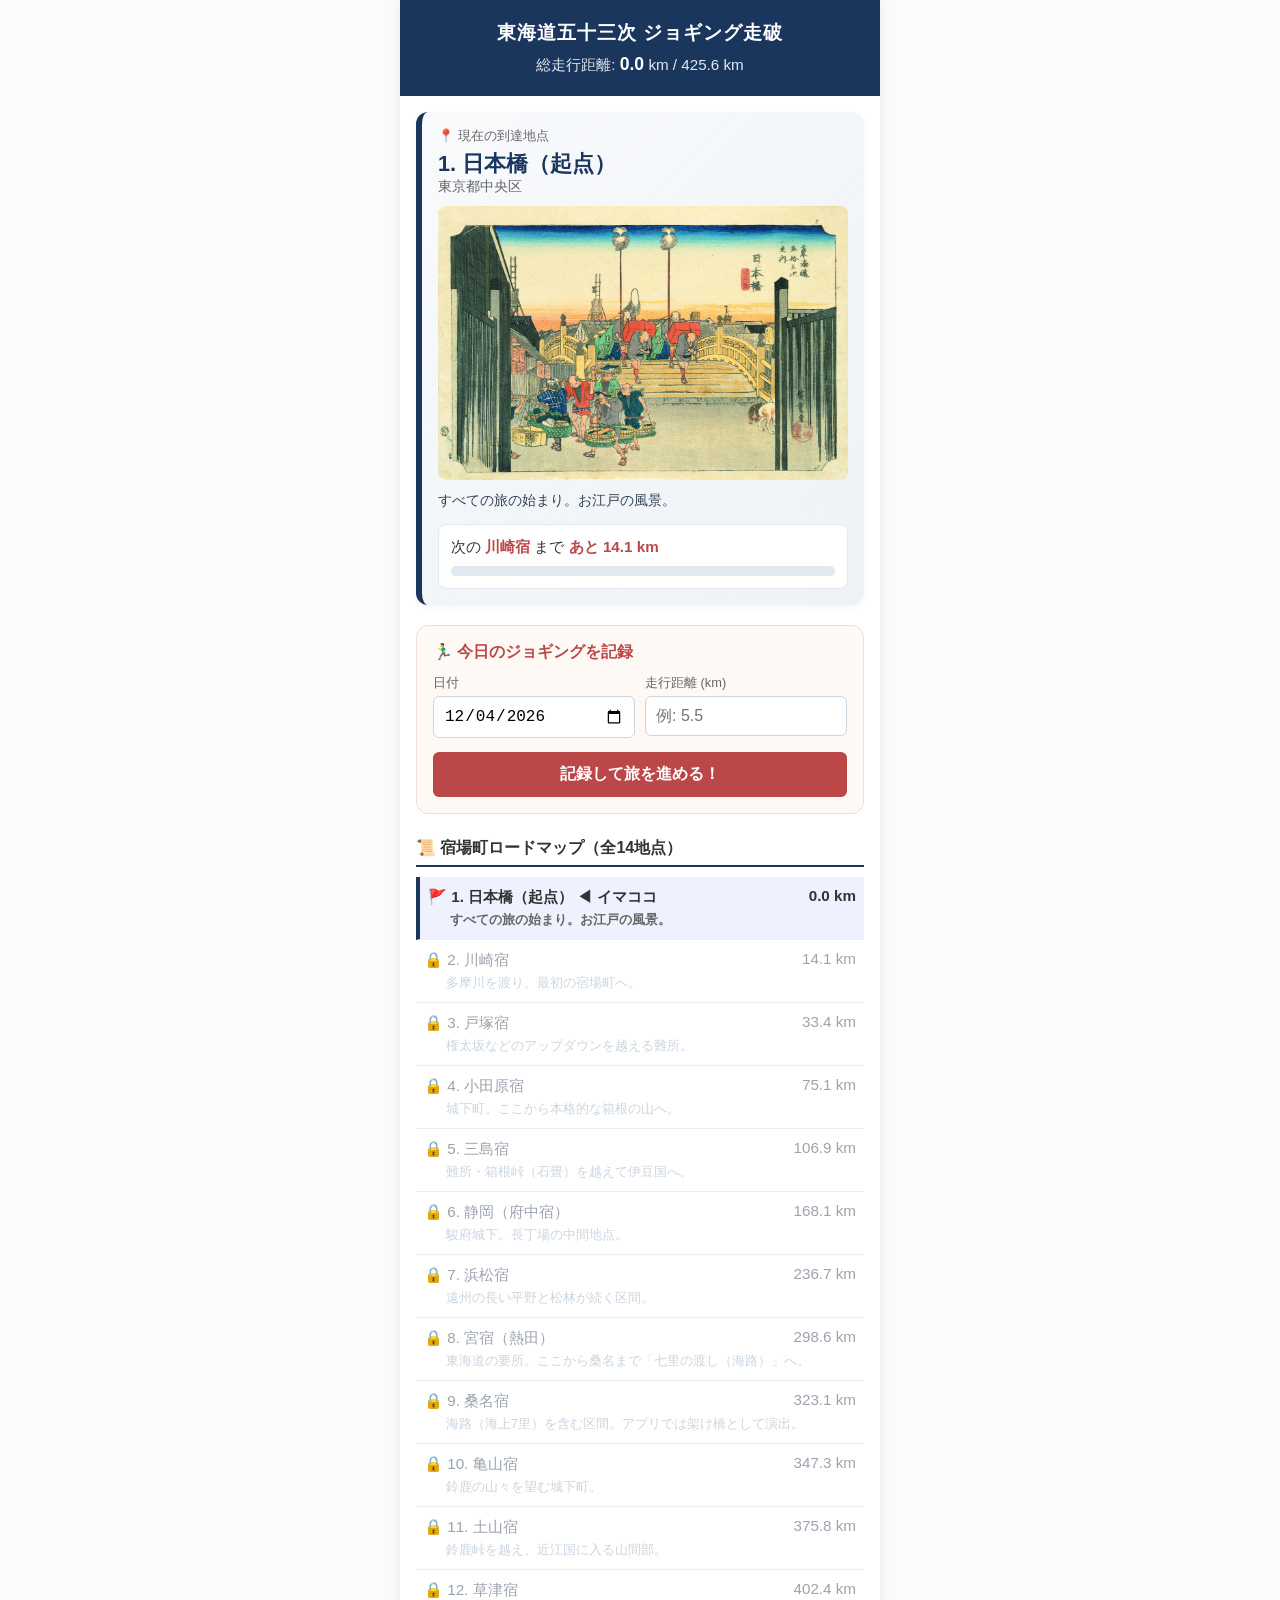
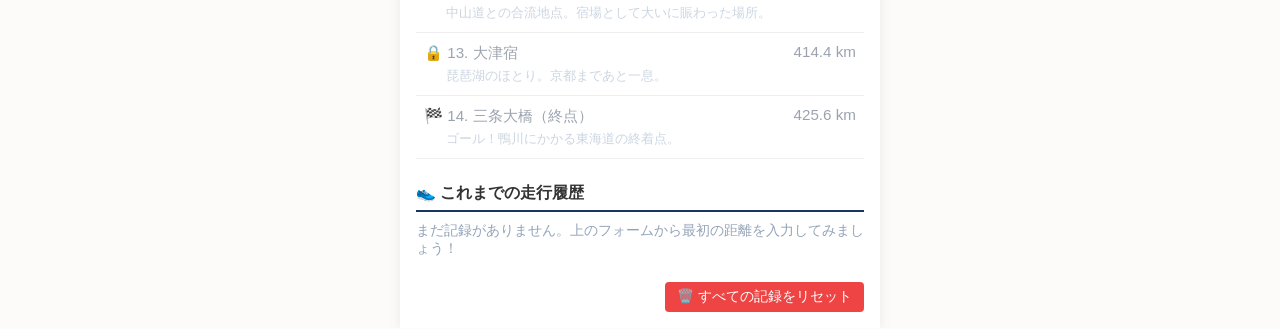
<file: index.html>
<!DOCTYPE html>
<html lang="ja">
<head>
    <meta charset="UTF-8">
    <meta name="viewport" content="width=device-width, initial-scale=1.0">
    <title>東海道五十三次 ジョギング走破</title>
    <link rel="stylesheet" href="style.css">
</head>
<body>

    <div class="container">
        <!-- ヘッダー -->
        <header>
            <h1>東海道五十三次 ジョギング走破</h1>
            <div class="total-distance">総走行距離: <span id="totalKm">0.0</span> km / 425.6 km</div>
        </header>

        <!-- メインコンテンツ -->
        <div class="content">

            <!-- 現在地・次の目標エリア -->
            <div class="current-card">
                <div class="current-title">📍 現在の到達地点</div>
                <div class="current-name" id="currentName">1. 日本橋（起点）</div>
                <div class="current-pref" id="currentPref">東京都中央区</div>

                <!-- 浮世絵表示エリア -->
                <div class="ukiyoe-box" id="ukiyoeBox">
                    <img id="ukiyoeImg" src="" alt="宿場の浮世絵" onerror="this.style.display='none'; document.getElementById('ukiyoePlaceholder').style.display='flex';">
                    <div id="ukiyoePlaceholder" class="ukiyoe-placeholder">
                        🖼️ ここに「<span id="placeholderName">日本橋</span>」の浮世絵が入ります
                    </div>
                </div>

                <div class="current-desc" id="currentDesc">すべての旅の始まり。お江戸の風景。</div>
                
                <div class="next-target" id="nextTargetBox">
                    次の <span id="nextName">川崎宿</span> まで <span id="remainKm">あと 14.1 km</span>
                    <div class="progress-bar-container">
                        <div class="progress-bar-fill" id="progressBar"></div>
                    </div>
                </div>
            </div>

            <!-- 記録入力エリア -->
            <div class="input-section">
                <h2>🏃‍♂️ 今日のジョギングを記録</h2>
                <div class="form-row">
                    <div class="form-group">
                        <label for="runDate">日付</label>
                        <input type="date" id="runDate" min="2026-01-01" max="2030-12-31">
                    </div>
                    <div class="form-group">
                        <label for="runDistance">走行距離 (km)</label>
                        <input type="number" id="runDistance" step="0.1" min="0.1" placeholder="例: 5.5">
                    </div>
                </div>
                <!-- ボタンに直接 onclick="addRecord()" を指定してイベント抜けを防いでいます -->
                <button class="btn-submit" id="addBtn" onclick="addRecord()">記録して旅を進める！</button>
            </div>


            <!-- 宿場町一覧エリア -->
            <div class="list-section">
                <h2>📜 宿場町ロードマップ（全14地点）</h2>
                <ul class="checkpoint-list" id="checkpointList">
                    <!-- JavaScriptで自動生成 -->
                </ul>
            </div>

            <!-- 過去の走行履歴エリア -->
            <div class="history-section">
                <h2>👟 これまでの走行履歴</h2>
                <ul class="history-list" id="historyList">
                    <!-- JavaScriptで自動生成 -->
                </ul>
            </div>

            <div style="margin-top: 15px; text-align: right;">
    <button onclick="resetAllData()" style="background-color: #ef4444; color: white; border: none; padding: 6px 12px; border-radius: 4px; cursor: pointer; font-size: 0.85rem;">
        🗑️ すべての記録をリセット
    </button>
</div>
        </div>
    </div>

    <script src="script.js"></script>
</body>
</html>
</file>
<file: style.css>
:root {
    --primary-color: #1b365d; /* 藍色 */
    --accent-color: #bc4749;  /* 朱色 */
    --bg-color: #fcfbf9;      /* 和紙色 */
    --card-bg: #ffffff;
    --text-main: #333333;
    --text-sub: #666666;
}

body {
    font-family: "Helvetica Neue", Arial, "Hiragino Kaku Gothic ProN", "Hiragino Sans", Meiryo, sans-serif;
    background-color: var(--bg-color);
    color: var(--text-main);
    margin: 0;
    padding: 0;
    display: flex;
    justify-content: center;
}

.container {
    width: 100%;
    max-width: 480px;
    background-color: var(--card-bg);
    min-height: 100vh;
    box-shadow: 0 0 12px rgba(0,0,0,0.08);
    display: flex;
    flex-direction: column;
}

/* ヘッダー */
header {
    background-color: var(--primary-color);
    color: #ffffff;
    padding: 20px;
    text-align: center;
}
header h1 {
    margin: 0;
    font-size: 1.2rem;
    letter-spacing: 1px;
}
.total-distance {
    margin-top: 8px;
    font-size: 0.95rem;
    color: #e2e8f0;
}
.total-distance span {
    font-weight: bold;
    font-size: 1.1rem;
    color: #ffffff;
}

/* メインコンテンツ */
.content {
    padding: 16px;
    flex: 1;
}

/* 現在地カード */
.current-card {
    background: linear-gradient(135deg, #f8fafc 0%, #eef2f6 100%);
    border-radius: 12px;
    padding: 16px;
    margin-bottom: 20px;
    border-left: 6px solid var(--primary-color);
    box-shadow: 0 2px 6px rgba(0,0,0,0.04);
}
.current-title {
    font-size: 0.8rem;
    color: var(--text-sub);
    margin-bottom: 4px;
}
.current-name {
    font-size: 1.35rem;
    font-weight: bold;
    color: var(--primary-color);
}
.current-pref {
    font-size: 0.85rem;
    color: var(--text-sub);
    margin-bottom: 10px;
}

/* 浮世絵表示エリア */
.ukiyoe-box {
    width: 100%;
    margin: 10px 0;
    border-radius: 8px;
    overflow: hidden;
    background-color: #e2e8f0;
}
.ukiyoe-box img {
    width: 100%;
    height: auto;
    display: block;
}
.ukiyoe-placeholder {
    height: 140px;
    display: flex;
    align-items: center;
    justify-content: center;
    text-align: center;
    padding: 12px;
    font-size: 0.85rem;
    color: #475569;
    border: 2px dashed #cbd5e1;
    border-radius: 8px;
    box-sizing: border-box;
}

.current-desc {
    font-size: 0.9rem;
    color: #334155;
    line-height: 1.5;
    margin-top: 8px;
}

/* 次の目標と進捗バー */
.next-target {
    background-color: #ffffff;
    padding: 12px;
    border-radius: 8px;
    font-size: 0.95rem;
    margin-top: 12px;
    border: 1px solid #e2e8f0;
}
.next-target span {
    color: var(--accent-color);
    font-weight: bold;
}
.progress-bar-container {
    background-color: #e2e8f0;
    border-radius: 6px;
    height: 10px;
    width: 100%;
    margin-top: 8px;
    overflow: hidden;
}
.progress-bar-fill {
    background-color: var(--accent-color);
    height: 100%;
    width: 0%;
    transition: width 0.4s ease;
}

/* 記録入力フォーム */
.input-section {
    background-color: #fff9f5;
    border: 1px solid #f0ded6;
    border-radius: 12px;
    padding: 16px;
    margin-bottom: 24px;
}
.input-section h2 {
    font-size: 1rem;
    margin-top: 0;
    margin-bottom: 12px;
    color: var(--accent-color);
}
.form-row {
    display: flex;
    gap: 10px;
}
.form-group {
    flex: 1;
    margin-bottom: 10px;
}
.form-group label {
    display: block;
    font-size: 0.8rem;
    margin-bottom: 4px;
    color: var(--text-sub);
}
.form-group input {
    width: 100%;
    padding: 10px;
    box-sizing: border-box;
    border: 1px solid #cbd5e1;
    border-radius: 6px;
    font-size: 1rem;
}
.btn-submit {
    background-color: var(--accent-color);
    color: #ffffff;
    border: none;
    width: 100%;
    padding: 12px;
    border-radius: 6px;
    font-size: 1rem;
    font-weight: bold;
    cursor: pointer;
    margin-top: 4px;
}
.btn-submit:hover {
    opacity: 0.9;
}

/* 宿場リスト */
.list-section, .history-section {
    margin-bottom: 24px;
}
.list-section h2, .history-section h2 {
    font-size: 1rem;
    border-bottom: 2px solid var(--primary-color);
    padding-bottom: 6px;
    margin-bottom: 10px;
}
.checkpoint-list {
    list-style: none;
    padding: 0;
    margin: 0;
}
.checkpoint-item {
    padding: 10px 8px;
    border-bottom: 1px solid #eee;
}
.cp-header {
    display: flex;
    justify-content: space-between;
    font-size: 0.95rem;
}
.cp-desc {
    font-size: 0.8rem;
    color: var(--text-sub);
    margin-top: 4px;
    padding-left: 22px;
}
.checkpoint-item.completed {
    color: var(--text-main);
}
.checkpoint-item.current {
    background-color: #eef2ff;
    font-weight: bold;
    border-left: 4px solid var(--primary-color);
    padding-left: 8px;
}
.checkpoint-item.locked {
    color: #9ca3af;
}
.checkpoint-item.locked .cp-desc {
    color: #cbd5e1;
}

/* 履歴リスト */
.history-list {
    list-style: none;
    padding: 0;
    margin: 0;
}
.history-item {
    display: flex;
    justify-content: space-between;
    align-items: center;
    padding: 8px 4px;
    border-bottom: 1px solid #f1f5f9;
    font-size: 0.9rem;
}
.btn-delete {
    background-color: #e2e8f0;
    color: #475569;
    border: none;
    border-radius: 4px;
    padding: 4px 8px;
    font-size: 0.75rem;
    cursor: pointer;
}
.btn-delete:hover {
    background-color: #cbd5e1;
}
</file>
